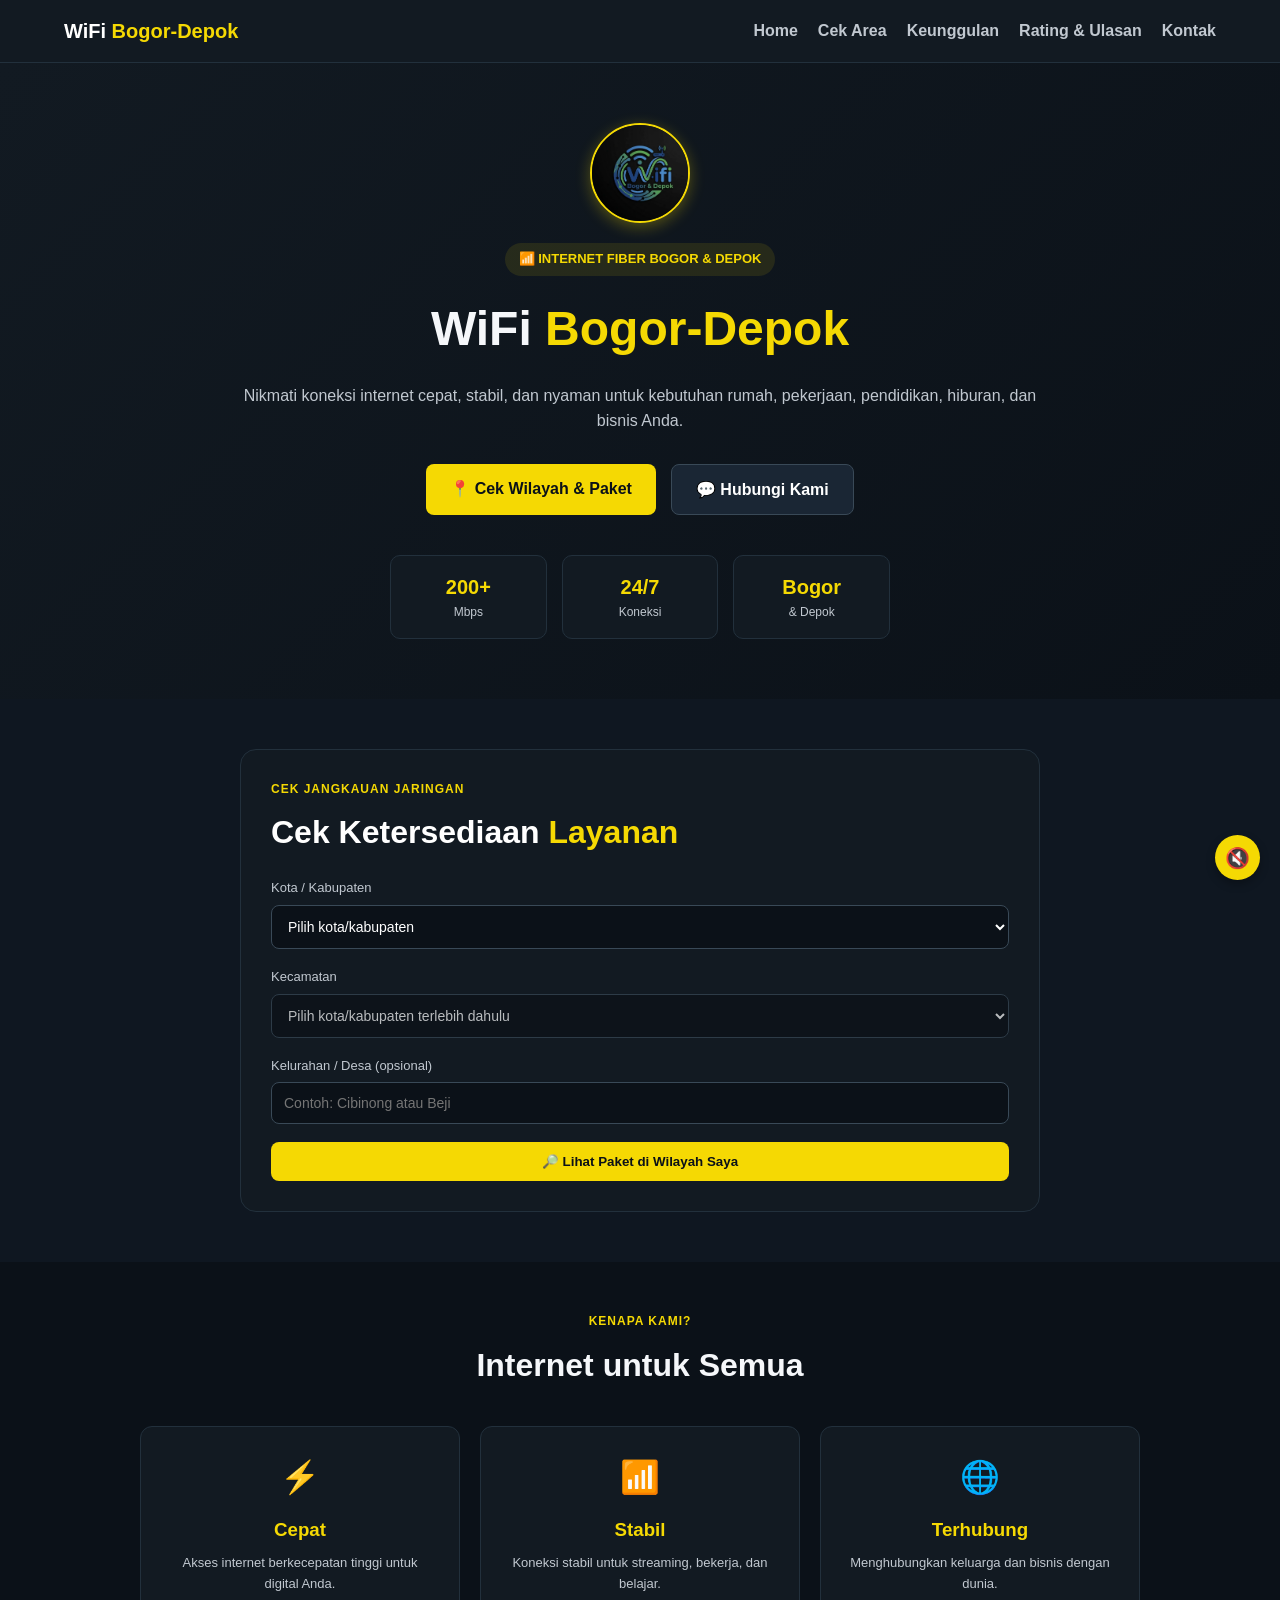
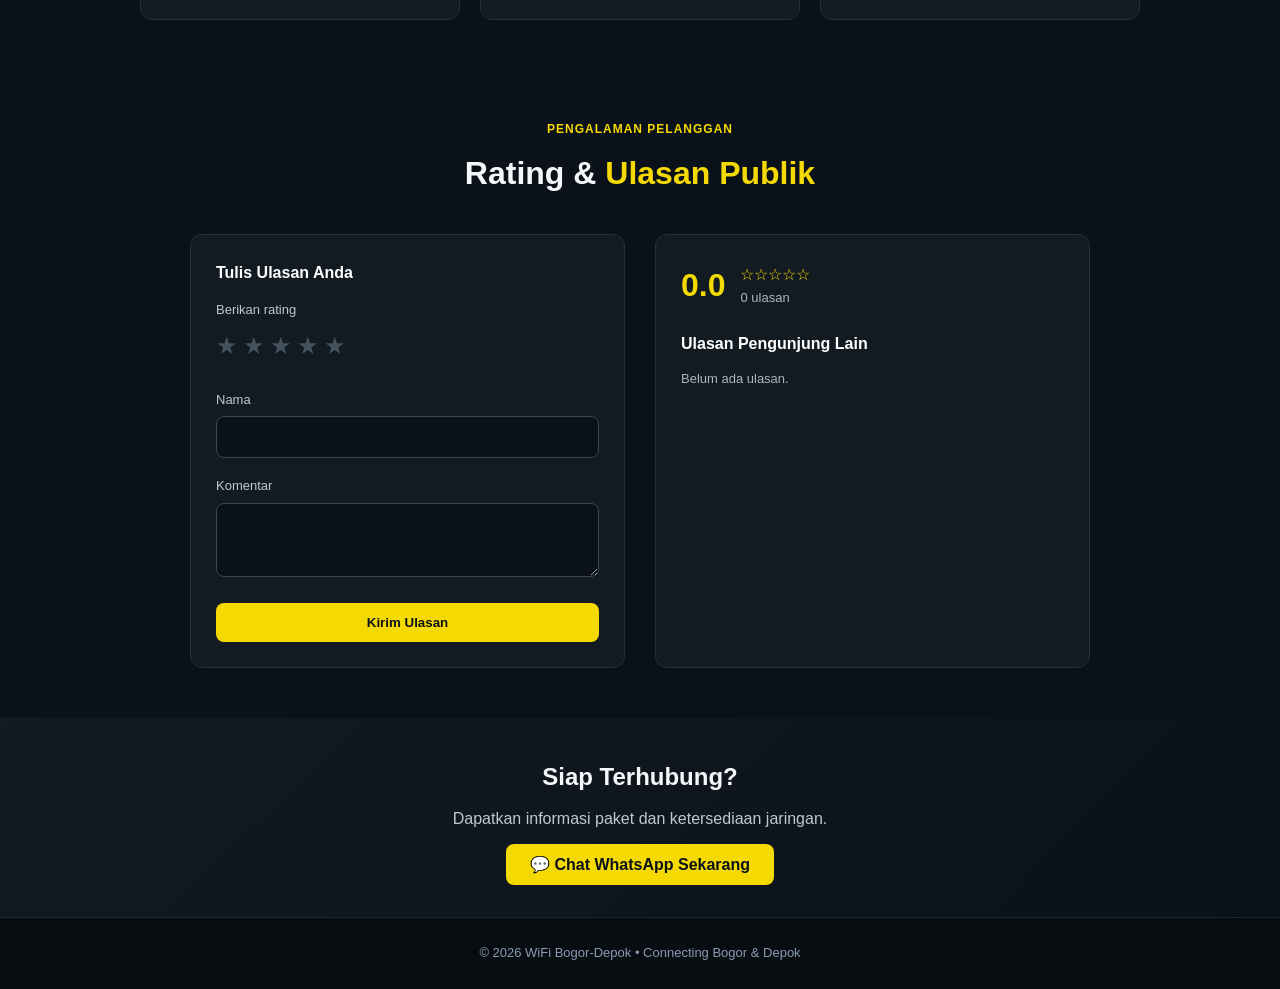
<file: index.html>
<!DOCTYPE html>
<html lang="id">
<head>
<meta charset="utf-8"/>
<meta content="width=device-width, initial-scale=1.0" name="viewport"/>
<title>WiFi Bogor-Depok | Internet Cepat &amp; Stabil</title>
<meta content="WiFi Bogor-Depok - Internet cepat, stabil dan terjangkau untuk rumah, keluarga dan usaha." name="description"/>
<style>
    /* =================================
       GLOBAL & RESPONSIVE STYLING
    ================================= */
    * {
        box-sizing: border-box;
        margin: 0;
        padding: 0;
    }
    body {
        font-family: 'Segoe UI', Tahoma, Geneva, Verdana, sans-serif;
        background-color: #0b1118;
        color: #f5f7fa;
        line-height: 1.6;
        overflow-x: hidden;
    }
    img {
        max-width: 100%;
        height: auto;
    }

    /* Navbar */
    nav {
        display: flex;
        justify-content: space-between;
        align-items: center;
        padding: 15px 5%;
        background: #121a22;
        position: sticky;
        top: 0;
        z-index: 1000;
        border-bottom: 1px solid #22303c;
    }
    .brand {
        font-size: 20px;
        font-weight: 800;
        color: #fff;
    }
    .brand span {
        color: #f5d903;
    }
    .menu {
        display: flex;
        gap: 20px;
    }
    .menu a {
        color: #c1c8d0;
        text-decoration: none;
        font-weight: 600;
        transition: color 0.3s;
    }
    .menu a:hover {
        color: #f5d903;
    }
    .menu-toggle {
        display: none;
        background: none;
        border: none;
        color: #fff;
        font-size: 24px;
        cursor: pointer;
    }

    /* Hero Section */
    .hero {
        padding: 60px 5%;
        background: linear-gradient(135deg, #121a22 0%, #0b1118 100%);
        text-align: center;
    }
    .hero-container {
        max-width: 800px;
        margin: 0 auto;
        display: flex;
        flex-direction: column;
        align-items: center;
    }
    
    /* Logo 06.jpeg */
    .logo-wrapper {
        display: flex;
        justify-content: center;
        margin-bottom: 20px;
    }
    .logo-img {
        width: 100px;
        height: 100px;
        object-fit: cover;
        border-radius: 50%;
        border: 2px solid #f5d903;
        box-shadow: 0 4px 15px rgba(245, 217, 3, 0.3);
    }

    .badge {
        display: inline-block;
        background: rgba(245, 217, 3, 0.1);
        color: #f5d903;
        padding: 6px 14px;
        border-radius: 20px;
        font-size: 13px;
        font-weight: 700;
        margin-bottom: 15px;
    }
    .hero h1 {
        font-size: clamp(28px, 5vw, 48px);
        margin-bottom: 15px;
    }
    .hero h1 span {
        color: #f5d903;
    }
    .hero-description {
        color: #c1c8d0;
        font-size: clamp(14px, 2vw, 16px);
        margin-bottom: 30px;
    }
    .buttons {
        display: flex;
        justify-content: center;
        gap: 15px;
        flex-wrap: wrap;
        margin-bottom: 40px;
    }
    .btn {
        padding: 12px 24px;
        border-radius: 8px;
        font-weight: 700;
        text-decoration: none;
        transition: transform 0.2s, opacity 0.2s;
    }
    .btn:hover {
        opacity: 0.9;
        transform: translateY(-2px);
    }
    .btn-primary {
        background: #f5d903;
        color: #0b1118;
    }
    .btn-secondary {
        background: #1a2634;
        color: #fff;
        border: 1px solid #394957;
    }
    .stats {
        display: grid;
        grid-template-columns: repeat(auto-fit, minmax(100px, 1fr));
        gap: 15px;
        width: 100%;
        max-width: 500px;
        margin: 0 auto;
    }
    .stat {
        background: #121a22;
        padding: 15px;
        border-radius: 10px;
        border: 1px solid #22303c;
    }
    .stat h3 {
        color: #f5d903;
        font-size: 20px;
    }
    .stat p {
        font-size: 12px;
        color: #c1c8d0;
    }

    /* Sections General */
    section {
        padding: 50px 5%;
    }
    .section-title {
        text-align: center;
        margin-bottom: 35px;
    }
    .section-title .small {
        color: #f5d903;
        font-size: 12px;
        font-weight: 700;
        letter-spacing: 1px;
        margin-bottom: 8px;
    }
    .section-title h2 {
        font-size: clamp(22px, 4vw, 32px);
    }

    /* Area & Form Sections */
    .area-section {
        background: #0f1721;
    }
    .area-wrap {
        max-width: 800px;
        margin: 0 auto;
        background: #121a22;
        border: 1px solid #22303c;
        border-radius: 16px;
        padding: 30px;
    }
    .form-field {
        margin-bottom: 18px;
    }
    .form-field label {
        display: block;
        font-size: 13px;
        margin-bottom: 6px;
        color: #c1c8d0;
    }
    .form-field input, .form-field select, .form-field textarea {
        width: 100%;
        padding: 12px;
        border-radius: 8px;
        background: #0b1118;
        border: 1px solid #394957;
        color: #fff;
        font-size: 14px;
    }
    .area-submit, .review-submit, .poster-btn {
        width: 100%;
        padding: 12px;
        background: #f5d903;
        color: #0b1118;
        border: none;
        border-radius: 8px;
        font-weight: 700;
        cursor: pointer;
        text-align: center;
        text-decoration: none;
        display: inline-block;
    }
    .area-result {
        margin-top: 20px;
        padding: 15px;
        border-radius: 10px;
        display: none;
    }

    /* Features Grid */
    .feature-grid {
        display: grid;
        grid-template-columns: repeat(auto-fit, minmax(240px, 1fr));
        gap: 20px;
        max-width: 1000px;
        margin: 0 auto;
    }
    .feature {
        background: #121a22;
        padding: 25px;
        border-radius: 12px;
        border: 1px solid #22303c;
        text-align: center;
    }
    .feature-icon {
        font-size: 32px;
        margin-bottom: 12px;
    }
    .feature h3 {
        margin-bottom: 8px;
        color: #f5d903;
    }
    .feature p {
        font-size: 13px;
        color: #c1c8d0;
    }

    /* Review Layout */
    .review-wrap {
        max-width: 900px;
        margin: 0 auto;
    }
    .review-layout {
        display: grid;
        grid-template-columns: 1fr 1fr;
        gap: 30px;
    }
    @media (max-width: 768px) {
        .review-layout {
            grid-template-columns: 1fr;
        }
        .menu {
            display: none;
            flex-direction: column;
            position: absolute;
            top: 65px;
            left: 0;
            width: 100%;
            background: #121a22;
            padding: 20px;
            border-bottom: 1px solid #22303c;
        }
        .menu.active {
            display: flex;
        }
        .menu-toggle {
            display: block;
        }
    }
    .review-form, .review-list-container {
        background: #121a22;
        padding: 25px;
        border-radius: 12px;
        border: 1px solid #22303c;
    }
    .rating-input {
        display: flex;
        flex-direction: row-reverse;
        justify-content: flex-end;
        gap: 5px;
    }
    .rating-input input {
        display: none;
    }
    .rating-input label {
        font-size: 24px;
        color: #44525e;
        cursor: pointer;
    }
    .rating-input input:checked ~ label,
    .rating-input label:hover,
    .rating-input label:hover ~ label {
        color: #f5d903;
    }
    .review-card {
        background: #0b1118;
        padding: 12px;
        border-radius: 8px;
        margin-bottom: 12px;
        border: 1px solid #22303c;
    }
    .review-card h4 {
        color: #f5d903;
        font-size: 14px;
    }
    .review-card .stars-output {
        color: #f5d903;
        font-size: 12px;
    }
    .review-card p {
        font-size: 13px;
        color: #c1c8d0;
        margin-top: 5px;
    }
    .review-summary {
        display: flex;
        align-items: center;
        gap: 15px;
        margin-bottom: 20px;
    }
    .review-score {
        font-size: 32px;
        font-weight: 800;
        color: #f5d903;
    }
    .stars {
        color: #f5d903;
    }

    /* Popup */
    .popup-overlay {
        position: fixed;
        top: 0; left: 0; width: 100%; height: 100%;
        background: rgba(0,0,0,0.8);
        display: flex;
        justify-content: center;
        align-items: center;
        z-index: 2000;
        opacity: 0;
        visibility: hidden;
        transition: opacity 0.3s;
    }
    .popup-overlay.show {
        opacity: 1;
        visibility: visible;
    }
    .popup-box {
        background: #121a22;
        width: 90%;
        max-width: 400px;
        border-radius: 12px;
        overflow: hidden;
        border: 1px solid #394957;
        position: relative;
    }
    .popup-close {
        position: absolute;
        top: 10px; right: 10px;
        background: rgba(0,0,0,0.5);
        color: #fff;
        border: none;
        width: 30px; height: 30px;
        border-radius: 50%;
        cursor: pointer;
        z-index: 10;
    }
    .popup-content {
        padding: 20px;
        text-align: center;
    }
    .popup-content h2 {
        color: #f5d903;
        margin-bottom: 10px;
    }
    .popup-content p {
        font-size: 13px;
        color: #c1c8d0;
        margin-bottom: 15px;
    }

    /* Music Button */
    .music-button {
        position: fixed;
        bottom: 20px;
        right: 20px;
        background: #f5d903;
        border: none;
        width: 45px;
        height: 45px;
        border-radius: 50%;
        cursor: pointer;
        font-size: 20px;
        z-index: 1500;
        box-shadow: 0 4px 10px rgba(0,0,0,0.3);
    }

    /* Footer */
    footer {
        text-align: center;
        padding: 25px;
        background: #080d12;
        color: #8b9bb4;
        font-size: 13px;
        border-top: 1px solid #1a2634;
    }
</style>
</head>
<body>

    <!-- MUSIK WEBSITE -->
    <audio id="musikWeb" loop>
        <source src="v1.mpeg" type="audio/mpeg"/>
        Browser Anda tidak mendukung audio.
    </audio>

    <button aria-label="Matikan/Nyalakan Musik" class="music-button" id="musicButton" title="Kontrol Musik" type="button">
        🔇
    </button>

    <!-- POPUP PROMO -->
    <div class="popup-overlay" id="promoPopup">
        <div class="popup-box">
            <button class="popup-close" onclick="closePopup()">×</button>
            <img alt="Promo WiFi Bogor-Depok" src="11.jpeg" style="width:100%; height:auto; display:block;"/>
            <div class="popup-content">
                <h2>🔥 PROMO SPESIAL</h2>
                <p>Dapatkan promo internet terbaik dari WiFi Bogor-Depok.</p>
                <a class="poster-btn" href="https://wa.me/6287773037785?text=Halo%20WiFi%20Bogor-Depok%2C%20saya%20ingin%20ambil%20promo%20" rel="noopener noreferrer">
                    📲 Ambil Promo
                </a>
            </div>
        </div>
    </div>

    <!-- NAVBAR -->
    <nav>
        <div class="brand">WiFi <span>Bogor-Depok</span></div>
        <button aria-expanded="false" aria-label="Buka menu" class="menu-toggle" id="menuToggle">☰</button>
        <div class="menu">
            <a href="#about">Home</a>
            <a href="#cek-area">Cek Area</a>
            <a href="#keunggulan">Keunggulan</a>
            <a href="#ulasan">Rating &amp; Ulasan</a>
            <a href="#kontak">Kontak</a>
        </div>
    </nav>

    <!-- HERO -->
    <section class="hero" id="about">
        <div class="hero-container">
            <!-- LOGO MENGGUNAKAN 06.jpeg -->
            <div class="logo-wrapper">
                <img src="06.jpeg" alt="Logo WiFi Bogor-Depok" class="logo-img"/>
            </div>
            
            <div class="badge">📶 INTERNET FIBER BOGOR &amp; DEPOK</div>
            <h1>WiFi <span>Bogor-Depok</span></h1>
            <p class="hero-description">Nikmati koneksi internet cepat, stabil, dan nyaman untuk kebutuhan rumah, pekerjaan, pendidikan, hiburan, dan bisnis Anda.</p>
            <div class="buttons">
                <a class="btn btn-primary" href="#cek-area">📍 Cek Wilayah &amp; Paket</a>
                <a class="btn btn-secondary" href="https://wa.me/6287773037785?text=Halo%20WiFi%20Bogor-Depok,%20saya%20ingin%20informasi%20paket%20internet." target="_blank">💬 Hubungi Kami</a>
            </div>
            <div class="stats">
                <div class="stat"><h3>200+</h3><p>Mbps</p></div>
                <div class="stat"><h3>24/7</h3><p>Koneksi</p></div>
                <div class="stat"><h3>Bogor</h3><p>&amp; Depok</p></div>
            </div>
        </div>
    </section>

    <!-- CEK AREA -->
    <section class="area-section" id="cek-area">
        <div class="area-wrap">
            <div class="section-title" style="text-align:left; margin-bottom:20px;">
                <div class="small">CEK JANGKAUAN JARINGAN</div>
                <h2 style="color:#fff">Cek Ketersediaan <span style="color:#f5d903">Layanan</span></h2>
            </div>
            <form class="area-form" id="areaForm">
                <div class="form-field">
                    <label for="areaCity">Kota / Kabupaten</label>
                    <select id="areaCity" required>
                        <option value="">Pilih kota/kabupaten</option>
                        <option value="Kota Bogor">Kota Bogor</option>
                        <option value="Kabupaten Bogor">Kabupaten Bogor</option>
                        <option value="Kota Depok">Kota Depok</option>
                    </select>
                </div>
                <div class="form-field">
                    <label for="areaDistrict">Kecamatan</label>
                    <select disabled id="areaDistrict" required>
                        <option value="">Pilih kota/kabupaten terlebih dahulu</option>
                    </select>
                </div>
                <div class="form-field">
                    <label for="areaVillage">Kelurahan / Desa (opsional)</label>
                    <input id="areaVillage" maxlength="80" placeholder="Contoh: Cibinong atau Beji" type="text"/>
                </div>
                <button class="area-submit" type="submit">🔎 Lihat Paket di Wilayah Saya</button>
                <div aria-live="polite" class="area-result" id="areaResult" role="status"></div>
            </form>
        </div>
    </section>

    <!-- FORM PENDAFTARAN -->
    <section class="area-section" id="pendaftaran" style="display:none">
        <div class="area-wrap" style="max-width:760px">
            <div class="section-title">
                <div class="small">PENDAFTARAN PELANGGAN</div>
                <h2 style="color:#fff">Form <span style="color:#f5d903">Pendaftaran</span></h2>
            </div>
            <form class="area-form" id="registrationForm">
                <div class="form-field"><label for="regName">Nama lengkap</label><input id="regName" required type="text"/></div>
                <div class="form-field"><label for="regPhone">Nomor WhatsApp aktif</label><input id="regPhone" required type="tel"/></div>
                <div class="form-field"><label for="regCity">Kota / Kabupaten</label><input id="regCity" readonly type="text"/></div>
                <div class="form-field"><label for="regDistrict">Kecamatan</label><input id="regDistrict" readonly type="text"/></div>
                <div class="form-field"><label for="regPackage">Paket yang dipilih</label><input id="regPackage" readonly type="text"/></div>
                <div class="form-field">
                    <label for="regDuration">Pilihan masa berlangganan</label>
                    <select id="regDuration" required>
                        <option value="">Pilih masa berlangganan</option>
                        <option value="1 bulan">1 bulan</option>
                        <option value="3 bulan">3 bulan</option>
                        <option value="6 bulan">6 bulan</option>
                        <option value="12 bulan">12 bulan</option>
                    </select>
                </div>
                <button class="area-submit" type="submit">💬 Kirim Pendaftaran via WhatsApp</button>
            </form>
        </div>
    </section>

    <!-- KEUNGGULAN -->
    <section class="features" id="keunggulan">
        <div class="section-title">
            <div class="small">KENAPA KAMI?</div>
            <h2>Internet untuk <span>Semua</span></h2>
        </div>
        <div class="feature-grid">
            <div class="feature"><div class="feature-icon">⚡</div><h3>Cepat</h3><p>Akses internet berkecepatan tinggi untuk digital Anda.</p></div>
            <div class="feature"><div class="feature-icon">📶</div><h3>Stabil</h3><p>Koneksi stabil untuk streaming, bekerja, dan belajar.</p></div>
            <div class="feature"><div class="feature-icon">🌐</div><h3>Terhubung</h3><p>Menghubungkan keluarga dan bisnis dengan dunia.</p></div>
        </div>
    </section>

    <!-- RATING & ULASAN -->
    <section class="review-section" id="ulasan">
        <div class="review-wrap">
            <div class="section-title">
                <div class="small">PENGALAMAN PELANGGAN</div>
                <h2>Rating &amp; <span style="color:#f5d903">Ulasan Publik</span></h2>
            </div>
            <div class="review-layout">
                <form class="review-form" id="reviewForm">
                    <h3 style="color:#fff; margin-bottom:15px; font-size:16px;">Tulis Ulasan Anda</h3>
                    <div class="form-field">
                        <label>Berikan rating</label>
                        <div class="rating-input">
                            <input id="rate5" name="rating" required type="radio" value="5"/><label for="rate5" title="5 bintang">★</label>
                            <input id="rate4" name="rating" type="radio" value="4"/><label for="rate4" title="4 bintang">★</label>
                            <input id="rate3" name="rating" type="radio" value="3"/><label for="rate3" title="3 bintang">★</label>
                            <input id="rate2" name="rating" type="radio" value="2"/><label for="rate2" title="2 bintang">★</label>
                            <input id="rate1" name="rating" type="radio" value="1"/><label for="rate1" title="1 bintang">★</label>
                        </div>
                    </div>
                    <div class="form-field"><label for="reviewName">Nama</label><input id="reviewName" maxlength="50" required type="text"/></div>
                    <div class="form-field"><label for="reviewComment">Komentar</label><textarea id="reviewComment" maxlength="600" required rows="3"></textarea></div>
                    <button class="review-submit" type="submit">Kirim Ulasan</button>
                </form>
                
                <div class="review-list-container">
                    <div class="review-summary">
                        <div class="review-score" id="averageRating">0.0</div>
                        <div>
                            <div class="stars" id="averageStars">☆☆☆☆☆</div>
                            <div id="reviewCount" style="font-size:13px; color:#aab6c1;">0 ulasan</div>
                        </div>
                    </div>
                    <h3 style="color:#fff; margin-bottom:12px; font-size:16px;">Ulasan Pengunjung Lain</h3>
                    <div id="reviewList" style="max-height: 300px; overflow-y: auto;">
                        <div style="font-size:13px; color:#aab6c1;">Belum ada ulasan.</div>
                    </div>
                </div>
            </div>
        </div>
    </section>

    <!-- KONTAK & FOOTER -->
    <section class="hero" id="kontak" style="padding: 40px 5%;">
        <h2>Siap Terhubung?</h2>
        <p style="color:#c1c8d0; margin: 10px 0 20px;">Dapatkan informasi paket dan ketersediaan jaringan.</p>
        <a class="btn btn-primary" href="https://wa.me/6287773037785?text=Halo%20WiFi%20Bogor-Depok,%20saya%20ingin%20informasi%20berlangganan." target="_blank">💬 Chat WhatsApp Sekarang</a>
    </section>

    <footer>
        © 2026 WiFi Bogor-Depok • Connecting Bogor &amp; Depok
    </footer>

    <!-- JAVASCRIPT -->
    <script>
        /* Menu Toggle HP */
        const menuToggle = document.getElementById("menuToggle");
        const menu = document.querySelector(".menu");
        if (menuToggle && menu) {
            menuToggle.addEventListener("click", () => menu.classList.toggle("active"));
        }

        /* Kontrol Musik & Autoplay Aman */
        const musik = document.getElementById("musikWeb");
        const tombolMusik = document.getElementById("musicButton");
        
        window.addEventListener("DOMContentLoaded", () => {
            if (musik) {
                musik.play().then(() => {
                    tombolMusik.innerHTML = "🔊";
                }).catch(() => {
                    tombolMusik.innerHTML = "🔇";
                    // Musik akan otomatis menyala saat ada interaksi pertama user (klik/sentuh layar)
                    const playOnInteraction = () => {
                        musik.play().then(() => {
                            tombolMusik.innerHTML = "🔊";
                        }).catch(e => console.log(e));
                        window.removeEventListener("click", playOnInteraction);
                        window.removeEventListener("touchstart", playOnInteraction);
                    };
                    window.addEventListener("click", playOnInteraction);
                    window.addEventListener("touchstart", playOnInteraction);
                });
            }
        });

        tombolMusik.addEventListener("click", () => {
            if (musik.paused) {
                musik.play().then(() => {
                    tombolMusik.innerHTML = "🔊";
                });
            } else {
                musik.pause();
                tombolMusik.innerHTML = "🔇";
            }
        });

        /* Popup Promo */
        window.addEventListener("load", () => {
            setTimeout(() => {
                const popup = document.getElementById("promoPopup");
                if (popup) popup.classList.add("show");
            }, 500);
        });
        function closePopup() {
            document.getElementById("promoPopup").classList.remove("show");
        }

        /* Data Area & Paket */
        const areaOptions = {
            "Kota Bogor": ["Bogor Barat", "Bogor Selatan", "Bogor Tengah", "Bogor Timur", "Bogor Utara", "Tanah Sareal"],
            "Kabupaten Bogor": ["Babakan Madang", "Bojonggede", "Cibinong", "Cileungsi", "Gunung Putri", "Sukaraja"],
            "Kota Depok": ["Beji", "Cimanggis", "Cinere", "Pancoran Mas", "Sukmajaya"]
        };
        const areaCity = document.getElementById('areaCity');
        const areaDistrict = document.getElementById('areaDistrict');
        
        if (areaCity && areaDistrict) {
            areaCity.addEventListener('change', function () {
                areaDistrict.innerHTML = '<option value="">Pilih kecamatan</option>';
                (areaOptions[this.value] || []).forEach(district => {
                    const opt = document.createElement('option');
                    opt.value = district;
                    opt.textContent = district;
                    areaDistrict.appendChild(opt);
                });
                areaDistrict.disabled = !this.value;
            });
        }

        const packageNames = { 0: 'Mini 30', 1: 'Streaming 200', 2: 'Streaming 250', 3: 'Streaming 300' };
        
        const areaForm = document.getElementById('areaForm');
        if (areaForm) {
            areaForm.addEventListener('submit', function (e) {
                e.preventDefault();
                const city = areaCity.value;
                const district = areaDistrict.value;
                if (!city || !district) return;

                const result = document.getElementById('areaResult');
                result.style.display = 'block';
                result.style.background = '#0b1118';
                result.innerHTML = `<h3 style="color:#f5d903; margin-bottom:10px;">Paket Tersedia di ${district}, ${city}</h3>` +
                    `<div style="display:grid; grid-template-columns:repeat(auto-fit,minmax(140px,1fr)); gap:10px;">` +
                    Object.keys(packageNames).map(id => `
                        <div style="background:#121a22; padding:12px; border-radius:8px; border:1px solid #394957; text-align:center;">
                            <strong>${packageNames[id]}</strong>
                            <button type="button" class="poster-btn" style="margin-top:8px; padding:6px; font-size:12px;" onclick="selectPackage('${packageNames[id]}', '${city}', '${district}')">Pilih</button>
                        </div>`).join('') + `</div>`;
            });
        }

        function selectPackage(pkg, city, district) {
            document.getElementById('regCity').value = city;
            document.getElementById('regDistrict').value = district;
            document.getElementById('regPackage').value = pkg;
            const regSec = document.getElementById('pendaftaran');
            regSec.style.display = 'block';
            regSec.scrollIntoView({ behavior: 'smooth' });
        }

        const registrationForm = document.getElementById('registrationForm');
        if (registrationForm) {
            registrationForm.addEventListener('submit', function(e) {
                e.preventDefault();
                const text = `Halo WiFi Bogor-Depok, saya ingin mendaftar.\nNama: ${document.getElementById('regName').value}\nNo WA: ${document.getElementById('regPhone').value}\nWilayah: ${document.getElementById('regDistrict').value}, ${document.getElementById('regCity').value}\nPaket: ${document.getElementById('regPackage').value}\nDurasi: ${document.getElementById('regDuration').value}`;
                window.location.href = `https://wa.me/6287773037785?text=${encodeURIComponent(text)}`;
            });
        }

        /* Public LocalStorage Reviews */
        function loadReviews() {
            const reviews = JSON.parse(localStorage.getItem('wifi_reviews') || '[]');
            const listEl = document.getElementById('reviewList');
            const countEl = document.getElementById('reviewCount');
            const avgEl = document.getElementById('averageRating');
            const starsEl = document.getElementById('averageStars');

            if (!listEl) return;

            if (reviews.length === 0) {
                listEl.innerHTML = '<div style="font-size:13px; color:#aab6c1;">Belum ada ulasan.</div>';
                if (avgEl) avgEl.textContent = '0.0';
                if (starsEl) starsEl.textContent = '☆☆☆☆☆';
                if (countEl) countEl.textContent = '0 ulasan';
                return;
            }

            let totalScore = 0;
            listEl.innerHTML = reviews.map(r => {
                totalScore += r.score;
                return `<div class="review-card">
                    <div style="display:flex; justify-content:space-between;">
                        <h4>${r.name}</h4>
                        <span class="stars-output">${'★'.repeat(r.score)}</span>
                    </div>
                    <p>${r.comment}</p>
                </div>`;
            }).join('');

            const avg = (totalScore / reviews.length).toFixed(1);
            if (avgEl) avgEl.textContent = avg;
            if (countEl) countEl.textContent = `${reviews.length} ulasan`;
            if (starsEl) starsEl.textContent = '★'.repeat(Math.round(avg)) + '☆'.repeat(5 - Math.round(avg));
        }

        const reviewForm = document.getElementById('reviewForm
</file>
